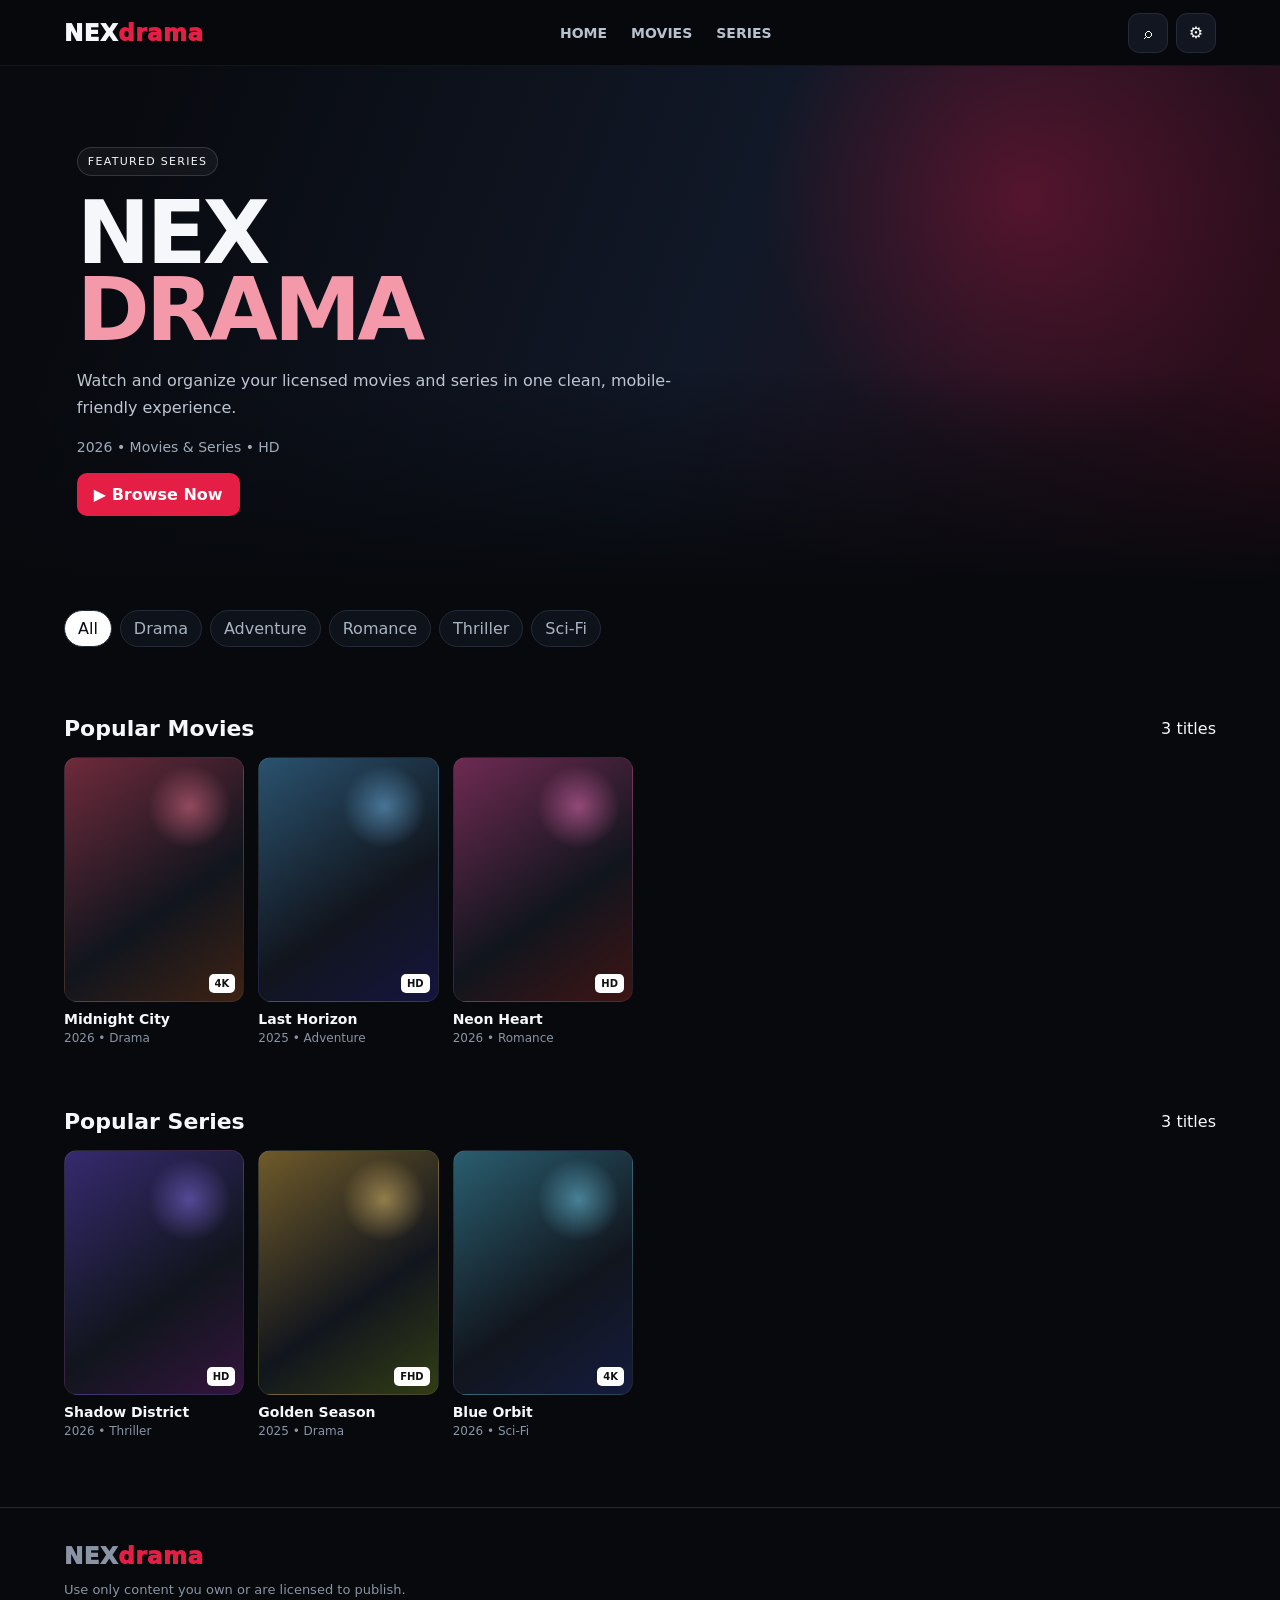
<file: index.html>
<!doctype html><html lang="km"><head><meta charset="utf-8"><meta name="viewport" content="width=device-width,initial-scale=1"><meta name="theme-color" content="#07090d"><title>NEXdrama — Movies & Series</title><style>
:root{--bg:#07090d;--panel:#10141c;--line:#242b38;--txt:#f6f7fb;--muted:#9aa4b5;--red:#e51e45}*{box-sizing:border-box}html{scroll-behavior:smooth}body{margin:0;background:var(--bg);color:var(--txt);font-family:Inter,system-ui,Arial,sans-serif}button,input,select,textarea{font:inherit}button{cursor:pointer}.top{height:66px;position:sticky;top:0;z-index:30;background:#07090def;backdrop-filter:blur(12px);border-bottom:1px solid #ffffff0d;display:flex;align-items:center;justify-content:space-between;padding:0 5vw}.logo{font-size:23px;font-weight:950;letter-spacing:.5px}.logo span{color:var(--red)}nav{display:flex;gap:24px;align-items:center}nav a{color:#b9c1ce;text-decoration:none;font-size:14px;font-weight:700}nav a:hover{color:#fff}.tools{display:flex;gap:8px}.icon{width:40px;height:40px;border:1px solid var(--line);border-radius:11px;background:#111620;color:#fff}.hero{min-height:520px;position:relative;padding:70px 6vw;display:flex;align-items:end;overflow:hidden}.hero:before{content:"";position:absolute;inset:0;background:radial-gradient(circle at 80% 25%,#a5173d66,transparent 24%),linear-gradient(110deg,#080a0f 10%,#111827 55%,#310b18)}.hero:after{content:"";position:absolute;inset:0;background:linear-gradient(0deg,var(--bg),transparent 42%)}.hero>div{position:relative;z-index:2;max-width:680px}.tag{display:inline-block;padding:7px 10px;border:1px solid #ffffff24;border-radius:999px;font-size:11px;letter-spacing:1.3px;background:#ffffff0b}.hero h1{font-size:clamp(48px,8vw,88px);line-height:.88;letter-spacing:-4px;margin:18px 0}.hero h1 span{color:#f399aa}.hero p{color:#bdc5d1;line-height:1.7;max-width:620px}.meta{color:#9faaba;font-size:14px;margin:18px 0}.btn{border:0;border-radius:10px;padding:12px 17px;font-weight:800}.primary{background:var(--red);color:#fff}.secondary{background:#ffffff12;border:1px solid #ffffff18;color:#fff}.wrap{padding:24px 5vw}.head{display:flex;align-items:center;justify-content:space-between;margin:16px 0}.head h2{margin:0;font-size:22px}.filters{display:flex;gap:8px;overflow:auto;padding-bottom:5px}.chip{border:1px solid var(--line);background:#0e131b;color:#aab3c2;padding:8px 13px;border-radius:999px;white-space:nowrap}.chip.on{background:#fff;color:#090b10}.grid{display:grid;grid-template-columns:repeat(6,minmax(0,1fr));gap:14px}.card{min-width:0;cursor:pointer}.poster{height:245px;border-radius:13px;border:1px solid #ffffff10;position:relative;overflow:hidden;transition:.22s}.card:hover .poster{transform:translateY(-4px);box-shadow:0 15px 35px #0009}.poster:after{content:"▶";position:absolute;left:50%;top:50%;transform:translate(-50%,-45%);width:48px;height:48px;border-radius:50%;display:grid;place-items:center;background:#e51e45dd;opacity:0;transition:.2s}.card:hover .poster:after{opacity:1;transform:translate(-50%,-50%)}.q{position:absolute;right:8px;bottom:8px;background:#fff;color:#111;font-size:10px;font-weight:900;padding:4px 6px;border-radius:5px}.card h3{font-size:14px;margin:9px 0 4px;white-space:nowrap;overflow:hidden;text-overflow:ellipsis}.card p{color:#8994a5;font-size:12px;margin:0}.search{position:fixed;top:80px;left:50%;transform:translateX(-50%);z-index:50;width:min(680px,90vw);display:none;background:#111620;border:1px solid var(--line);padding:10px;border-radius:14px;box-shadow:0 20px 60px #000a}.search.show{display:flex}.search input{flex:1;background:#090c11;border:1px solid #293142;color:#fff;border-radius:10px;padding:13px;outline:0}.search button{border:0;background:transparent;color:#fff;width:44px}.modal{position:fixed;inset:0;z-index:70;background:#000d;display:none;place-items:center;padding:18px;backdrop-filter:blur(6px)}.modal.show{display:grid}.box{width:min(900px,96vw);max-height:90vh;overflow:auto;background:#10151d;border:1px solid #2a3342;border-radius:17px;position:relative}.close{position:absolute;right:12px;top:12px;z-index:3;width:36px;height:36px;border:0;border-radius:50%;background:#000a;color:#fff}.detail{display:grid;grid-template-columns:300px 1fr}.bigposter{min-height:460px}.body{padding:32px}.body h2{font-size:34px;margin:12px 0}.body p{color:#aab4c2;line-height:1.65}.player{padding:14px}.stage{aspect-ratio:16/9;background:#020305;border-radius:12px;overflow:hidden;display:grid;place-items:center;color:#8b96a6}.stage video,.stage iframe{width:100%;height:100%;border:0}.episodes{display:flex;gap:8px;flex-wrap:wrap;margin-top:14px}.episodes button{border:1px solid #2a3342;background:#151b25;color:#fff;border-radius:8px;padding:8px 12px}.admin{padding:28px}.admin h2{margin-top:0}.form{display:grid;grid-template-columns:repeat(2,1fr);gap:12px}.form .full{grid-column:1/-1}.form input,.form select,.form textarea{width:100%;background:#0a0e14;border:1px solid #2a3342;color:#fff;border-radius:9px;padding:11px}.form textarea{min-height:90px;resize:vertical}.adminlist{margin-top:20px;display:grid;gap:8px}.row{border:1px solid var(--line);background:#0c1118;padding:10px 12px;border-radius:10px;display:flex;justify-content:space-between;gap:10px;align-items:center}.row small{color:#8994a5}.danger{background:#35131a;color:#ff94a4;border:1px solid #6a2632;border-radius:8px;padding:7px 10px}.notice{padding:10px 12px;border-radius:9px;background:#3a2c0d;border:1px solid #725516;color:#f5d981;font-size:13px;margin-bottom:15px}.empty{color:#8f9aaa;padding:45px 0;text-align:center}footer{margin-top:45px;border-top:1px solid var(--line);padding:35px 5vw;color:#8994a5;font-size:13px}@media(max-width:1100px){.grid{grid-template-columns:repeat(4,1fr)}}@media(max-width:760px){nav{display:none}.grid{grid-template-columns:repeat(2,1fr)}.poster{height:250px}.hero{min-height:470px}.hero h1{letter-spacing:-2px}.detail{grid-template-columns:1fr}.bigposter{height:330px;min-height:0}.form{grid-template-columns:1fr}.form .full{grid-column:auto}}@media(max-width:390px){.poster{height:220px}}
</style></head><body><header class="top"><div class="logo">NEX<span>drama</span></div><nav><a href="#home">HOME</a><a href="#movies">MOVIES</a><a href="#series">SERIES</a></nav><div class="tools"><button class="icon" id="searchBtn">⌕</button><button class="icon" id="adminBtn">⚙</button></div></header><div class="search" id="search"><input id="searchInput" placeholder="Search movies or series..."><button id="searchClose">✕</button></div><section class="hero" id="home"><div><span class="tag">FEATURED SERIES</span><h1>NEX<br><span>DRAMA</span></h1><p>Watch and organize your licensed movies and series in one clean, mobile-friendly experience.</p><div class="meta">2026 • Movies & Series • HD</div><button class="btn primary" onclick="document.querySelector('#movies').scrollIntoView()">▶ Browse Now</button></div></section><section class="wrap"><div class="filters" id="filters"></div></section><section class="wrap" id="movies"><div class="head"><h2>Popular Movies</h2><span id="movieCount"></span></div><div class="grid" id="movieGrid"></div></section><section class="wrap" id="series"><div class="head"><h2>Popular Series</h2><span id="seriesCount"></span></div><div class="grid" id="seriesGrid"></div></section><footer><div class="logo">NEX<span>drama</span></div><p>Use only content you own or are licensed to publish.</p></footer><div class="modal" id="detailModal"><div class="box detail"><button class="close" data-close="detailModal">✕</button><div class="bigposter" id="detailPoster"></div><div class="body"><span class="tag" id="detailType"></span><h2 id="detailTitle"></h2><div class="meta" id="detailMeta"></div><p id="detailDesc"></p><button class="btn primary" id="watchBtn">▶ Watch</button><div class="episodes" id="episodeBtns"></div></div></div></div><div class="modal" id="playerModal"><div class="box player"><button class="close" data-close="playerModal">✕</button><div class="stage" id="stage"><div>Video URL has not been added yet.</div></div><div class="body"><span class="tag">NOW PLAYING</span><h2 id="playerTitle"></h2><div class="episodes" id="playerEpisodes"></div></div></div></div><div class="modal" id="adminModal"><div class="box admin"><button class="close" data-close="adminModal">✕</button><h2>NEXdrama Admin</h2><div class="notice">This live version stores edits only in this browser. Shared secure Admin + Database will be connected separately.</div><form class="form" id="form"><input id="title" placeholder="Title" required><select id="type"><option value="movie">Movie</option><option value="series">Series</option></select><input id="year" type="number" min="1900" max="2100" placeholder="Year" required><input id="genre" placeholder="Genre, e.g. Drama"><input id="quality" placeholder="Quality" value="HD"><input id="video" placeholder="Licensed MP4 / YouTube / Vimeo URL"><textarea class="full" id="desc" placeholder="Description"></textarea><button class="btn primary full" type="submit">＋ Add Title</button></form><div class="adminlist" id="adminList"></div><button class="btn secondary" id="resetBtn" style="margin-top:15px">Reset Demo Data</button></div></div><script>
const seed=[{id:'m1',title:'Midnight City',type:'movie',year:2026,genre:'Drama',quality:'4K',desc:'A fictional city drama used as a safe demo title.',h:345,video:''},{id:'m2',title:'Last Horizon',type:'movie',year:2025,genre:'Adventure',quality:'HD',desc:'A fictional adventure across a distant horizon.',h:205,video:''},{id:'m3',title:'Neon Heart',type:'movie',year:2026,genre:'Romance',quality:'HD',desc:'A fictional modern story for demonstration.',h:325,video:''},{id:'s1',title:'Shadow District',type:'series',year:2026,genre:'Thriller',quality:'HD',desc:'A fictional thriller series with demo episodes.',h:250,video:'',episodes:[{n:1,t:'Arrival',video:''},{n:2,t:'The Signal',video:''}]},{id:'s2',title:'Golden Season',type:'series',year:2025,genre:'Drama',quality:'FHD',desc:'A fictional seasonal drama.',h:42,video:'',episodes:[{n:1,t:'Beginning',video:''}]},{id:'s3',title:'Blue Orbit',type:'series',year:2026,genre:'Sci-Fi',quality:'4K',desc:'A fictional science-fiction series.',h:195,video:'',episodes:[{n:1,t:'Launch',video:''}]}];
const key='nexdrama_live_catalog_v1';let data=load(),q='',genre='All',active=null;const $=s=>document.querySelector(s),$$=s=>[...document.querySelectorAll(s)];function load(){try{return JSON.parse(localStorage.getItem(key))||structuredClone(seed)}catch{return structuredClone(seed)}}function save(){localStorage.setItem(key,JSON.stringify(data))}function esc(s){return String(s??'').replace(/[&<>"']/g,c=>({'&':'&amp;','<':'&lt;','>':'&gt;','"':'&quot;',"'":'&#39;'}[c]))}function poster(x){return `background:radial-gradient(circle at 70% 20%,hsla(${x.h||340},80%,70%,.5),transparent 18%),linear-gradient(145deg,hsl(${x.h||340} 45% 30%),#11151d 60%,hsl(${((x.h||340)+35)%360} 50% 16%))`}function card(x){return `<article class="card" data-id="${esc(x.id)}"><div class="poster" style="${poster(x)}"><span class="q">${esc(x.quality||'HD')}</span></div><h3>${esc(x.title)}</h3><p>${esc(x.year)} • ${esc(x.genre)}</p></article>`}function filtered(){return data.filter(x=>(genre==='All'||x.genre===genre)&&(`${x.title} ${x.genre} ${x.year}`.toLowerCase().includes(q.toLowerCase())))}function render(){let f=filtered(),m=f.filter(x=>x.type==='movie'),s=f.filter(x=>x.type==='series');$('#movieGrid').innerHTML=m.map(card).join('')||'<div class="empty">No movies found.</div>';$('#seriesGrid').innerHTML=s.map(card).join('')||'<div class="empty">No series found.</div>';$('#movieCount').textContent=`${m.length} titles`;$('#seriesCount').textContent=`${s.length} titles`;let gs=['All',...new Set(data.map(x=>x.genre).filter(Boolean))];$('#filters').innerHTML=gs.map(g=>`<button class="chip ${g===genre?'on':''}" data-g="${esc(g)}">${esc(g)}</button>`).join('');$$('.card').forEach(e=>e.onclick=()=>details(e.dataset.id));$$('[data-g]').forEach(e=>e.onclick=()=>{genre=e.dataset.g;render()});renderAdmin()}function details(id){let x=data.find(v=>v.id===id);if(!x)return;active=x;$('#detailPoster').style=x?poster(x):'';$('#detailType').textContent=x.type.toUpperCase();$('#detailTitle').textContent=x.title;$('#detailMeta').textContent=`${x.year} • ${x.genre} • ${x.quality||'HD'}`;$('#detailDesc').textContent=x.desc||'No description yet.';let eps=x.type==='series'?(x.episodes||[]):[{n:1,t:'Full Movie',video:x.video||''}];$('#episodeBtns').innerHTML=eps.map((e,i)=>`<button data-ep="${i}">${x.type==='series'?'EP '+e.n:'PLAY'} ${esc(e.t||'')}</button>`).join('');$$('#episodeBtns [data-ep]').forEach(b=>b.onclick=()=>play(x,eps[+b.dataset.ep]));$('#watchBtn').onclick=()=>play(x,eps[0]);open('detailModal')}function source(url){try{let u=new URL(url);if(!/^https?:$/.test(u.protocol))return null;if(/\.(mp4|webm|ogg)(\?.*)?$/i.test(u.href))return{kind:'video',url:u.href};if(u.hostname.includes('youtube.com')){let id=u.searchParams.get('v');if(id)return{kind:'frame',url:`https://www.youtube.com/embed/${id}`}}if(u.hostname==='youtu.be'){let id=u.pathname.slice(1).split('/')[0];if(id)return{kind:'frame',url:`https://www.youtube.com/embed/${id}`}}if(u.hostname.includes('vimeo.com')){let id=u.pathname.split('/').filter(Boolean).pop();if(/^\d+$/.test(id||''))return{kind:'frame',url:`https://player.vimeo.com/video/${id}`}}return null}catch{return null}}function play(x,e){close('detailModal');$('#playerTitle').textContent=x.title+(x.type==='series'?` — EP ${e?.n||1}`:'');let s=source(e?.video||x.video||'');$('#stage').innerHTML=!s?'<div>Video URL has not been added yet.</div>':s.kind==='video'?`<video controls autoplay src="${esc(s.url)}"></video>`:`<iframe allow="autoplay; fullscreen; picture-in-picture" allowfullscreen src="${esc(s.url)}"></iframe>`;let eps=x.type==='series'?(x.episodes||[]):[];$('#playerEpisodes').innerHTML=eps.map((v,i)=>`<button data-p="${i}">EP ${v.n}</button>`).join('');$$('#playerEpisodes [data-p]').forEach(b=>b.onclick=()=>play(x,eps[+b.dataset.p]));open('playerModal')}function open(id){$('#'+id).classList.add('show');document.body.style.overflow='hidden'}function close(id){$('#'+id).classList.remove('show');if(!$('.modal.show'))document.body.style.overflow=''}function renderAdmin(){if(!$('#adminList'))return;$('#adminList').innerHTML=data.map(x=>`<div class="row"><div><b>${esc(x.title)}</b><br><small>${esc(x.type)} • ${esc(x.year)} • ${esc(x.genre)}</small></div><button class="danger" data-del="${esc(x.id)}">Delete</button></div>`).join('');$$('[data-del]').forEach(b=>b.onclick=()=>{data=data.filter(x=>x.id!==b.dataset.del);save();render()})}$('#form').onsubmit=e=>{e.preventDefault();data.unshift({id:'x'+Date.now(),title:$('#title').value.trim(),type:$('#type').value,year:+$('#year').value,genre:$('#genre').value.trim()||'Drama',quality:$('#quality').value.trim()||'HD',video:$('#video').value.trim(),desc:$('#desc').value.trim(),h:Math.floor(Math.random()*360),episodes:[]});save();e.target.reset();$('#quality').value='HD';render()};$('#resetBtn').onclick=()=>{localStorage.removeItem(key);data=structuredClone(seed);render()};$('#searchBtn').onclick=()=>{$('#search').classList.add('show');$('#searchInput').focus()};$('#searchClose').onclick=()=>{$('#search').classList.remove('show');q='';$('#searchInput').value='';render()};$('#searchInput').oninput=e=>{q=e.target.value;render()};$('#adminBtn').onclick=()=>open('adminModal');$$('[data-close]').forEach(b=>b.onclick=()=>close(b.dataset.close));$$('.modal').forEach(m=>m.onclick=e=>{if(e.target===m)close(m.id)});if(new URLSearchParams(location.search).get('admin')==='1')open('adminModal');render();
</script></body></html>
</file>
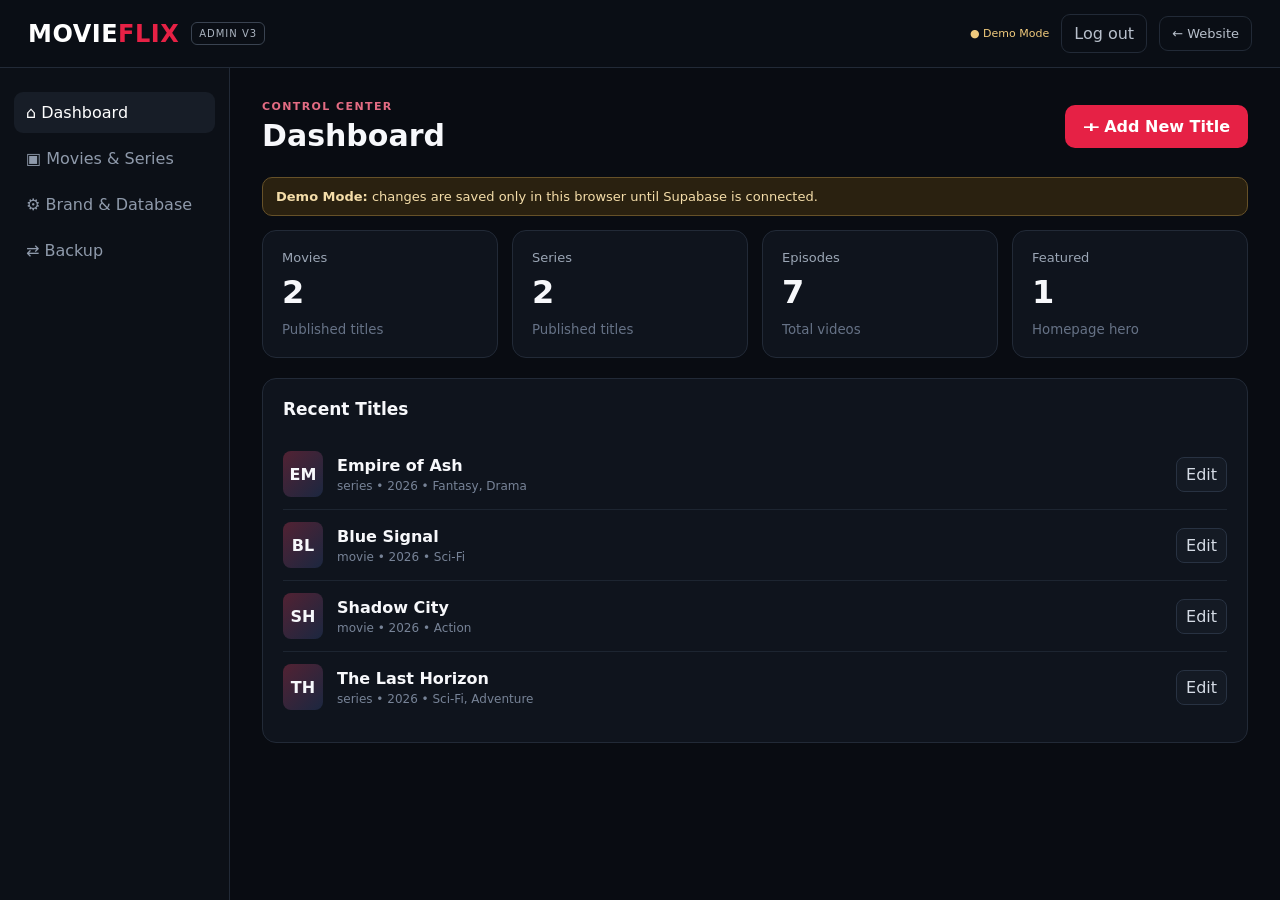
<file: admin.html>
<!doctype html>
<html lang="km">
<head>
  <meta charset="utf-8" />
  <meta name="viewport" content="width=device-width,initial-scale=1" />
  <meta name="theme-color" content="#090b10" />
  <title>MovieFlix Admin</title>
  <link rel="stylesheet" href="styles.css" />
</head>
<body class="admin-body">
  <section class="auth-screen" id="authScreen">
    <div class="auth-card">
      <div class="brand auth-brand" id="authBrand">MOVIE<span>FLIX</span></div>
      <span class="admin-badge">ADMIN V3</span>
      <h1 id="authHeading">Admin Login</h1>
      <p id="authIntro">Sign in with your authorized admin account.</p>
      <div class="mode-banner" id="authModeBanner"></div>
      <form class="auth-form" id="loginForm">
        <label>Email<input id="loginEmail" type="email" autocomplete="email" required placeholder="admin@example.com" /></label>
        <label>Password<input id="loginPassword" type="password" autocomplete="current-password" minlength="6" required placeholder="••••••••" /></label>
        <button class="primary" id="loginBtn" type="submit">Sign In</button>
      </form>
      <button class="text-btn" id="showSignupBtn" type="button">Create first account</button>
      <form class="auth-form hidden" id="signupForm">
        <label>Email<input id="signupEmail" type="email" autocomplete="email" required placeholder="admin@example.com" /></label>
        <label>Password<input id="signupPassword" type="password" autocomplete="new-password" minlength="8" required placeholder="At least 8 characters" /></label>
        <button class="primary" id="signupBtn" type="submit">Create Account</button>
        <button class="text-btn" id="backLoginBtn" type="button">Back to login</button>
      </form>
      <p class="auth-help">After creating the first account, add its email to <code>admins</code> using the included <b>setup.sql</b> instructions.</p>
      <a class="ghost-link full-link" href="index.html">← Back to website</a>
    </div>
  </section>

  <div id="dashboard" class="hidden">
    <header class="admin-topbar">
      <div><a class="brand" href="index.html" id="adminBrand">MOVIE<span>FLIX</span></a><span class="admin-badge">ADMIN V3</span></div>
      <div><span class="db-status" id="dbStatus"></span><button class="ghost-button" id="logoutBtn">Log out</button><a class="ghost-link" href="index.html">← Website</a></div>
    </header>

    <div class="admin-shell">
      <aside class="admin-sidebar">
        <button class="side-link active" data-tab="dashboardTab">⌂ Dashboard</button>
        <button class="side-link" data-tab="contentTab">▣ Movies & Series</button>
        <button class="side-link" data-tab="settingsTab">⚙ Brand & Database</button>
        <button class="side-link" data-tab="backupTab">⇄ Backup</button>
      </aside>

      <main class="admin-main">
        <section class="admin-tab" id="dashboardTab">
          <div class="admin-title"><div><p>CONTROL CENTER</p><h1>Dashboard</h1></div><button class="primary" id="newContentBtn">＋ Add New Title</button></div>
          <div class="mode-banner" id="dashboardModeBanner"></div>
          <div class="stat-grid">
            <div class="stat-card"><span>Movies</span><strong id="statMovies">0</strong><small>Published titles</small></div>
            <div class="stat-card"><span>Series</span><strong id="statSeries">0</strong><small>Published titles</small></div>
            <div class="stat-card"><span>Episodes</span><strong id="statEpisodes">0</strong><small>Total videos</small></div>
            <div class="stat-card"><span>Featured</span><strong id="statFeatured">0</strong><small>Homepage hero</small></div>
          </div>
          <div class="admin-panel"><div class="panel-head"><h2>Recent Titles</h2></div><div id="recentList"></div></div>
        </section>

        <section class="admin-tab hidden" id="contentTab">
          <div class="admin-title"><div><p>LIBRARY</p><h1>Movies & Series</h1></div><button class="primary" id="newContentBtn2">＋ Add New Title</button></div>
          <div class="toolbar"><input id="adminSearch" type="search" placeholder="Search titles..." /><select id="adminTypeFilter"><option value="all">All types</option><option value="movie">Movies</option><option value="series">Series</option></select></div>
          <div class="admin-panel no-pad table-wrap"><table class="content-table"><thead><tr><th>Title</th><th>Type</th><th>Year</th><th>Episodes</th><th>Featured</th><th>Actions</th></tr></thead><tbody id="contentTable"></tbody></table></div>
        </section>

        <section class="admin-tab hidden" id="settingsTab">
          <div class="admin-title"><div><p>SETTINGS</p><h1>Brand & Database</h1></div></div>
          <div class="settings-stack">
            <div class="admin-panel">
              <h2>Website Brand</h2>
              <form class="admin-form" id="brandForm">
                <label>Website Name<input id="brandName" required placeholder="MOVIEFLIX" /></label>
                <label>Accent Word<input id="brandAccent" placeholder="FLIX" /><small>This part is highlighted in the logo.</small></label>
                <label>Tagline<input id="brandTagline" placeholder="Movies & Series" /></label>
                <div class="form-actions"><button class="primary" type="submit">Save Brand</button></div>
              </form>
            </div>
            <div class="admin-panel">
              <h2>Database Connection</h2>
              <div class="connection-card" id="connectionInfo"></div>
              <p>Connection values are stored in <code>config.js</code>. Use a Supabase <b>publishable key</b> only. Never place a secret/service-role key in browser files.</p>
            </div>
          </div>
        </section>

        <section class="admin-tab hidden" id="backupTab">
          <div class="admin-title"><div><p>DATA</p><h1>Backup</h1></div></div>
          <div class="backup-grid">
            <div class="admin-panel"><h2>Export JSON</h2><p>Download the current catalog and brand settings.</p><button class="secondary" id="exportBtn">Export Backup</button></div>
            <div class="admin-panel" id="demoResetPanel"><h2>Demo Reset</h2><p>Only available in Demo Mode. Restores included fictional sample titles.</p><button class="secondary" id="resetBtn">Reset Demo Data</button></div>
          </div>
        </section>
      </main>
    </div>
  </div>

  <div class="modal" id="contentModal" aria-hidden="true">
    <div class="editor-card">
      <button class="modal-close" data-close="contentModal">✕</button>
      <div class="editor-title"><span class="mini-label">CONTENT EDITOR</span><h2 id="editorHeading">Add New Title</h2></div>
      <form id="contentForm" class="form-grid">
        <input id="contentId" type="hidden" />
        <label class="wide">Title<input id="titleInput" required /></label>
        <label>Type<select id="typeInput"><option value="movie">Movie</option><option value="series">Series</option></select></label>
        <label>Year<input id="yearInput" type="number" min="1900" max="2100" value="2026" required /></label>
        <label>Genre<input id="genreInput" placeholder="Action, Drama" /></label>
        <label>Quality<select id="qualityInput"><option>HD</option><option>4K</option><option>FHD</option><option>SD</option></select></label>
        <label class="wide">Poster URL<input id="posterInput" type="url" placeholder="https://..." /><small>Use an image you have permission to display.</small></label>
        <label class="wide">Description<textarea id="descriptionInput" rows="4"></textarea></label>
        <label class="check-row wide"><input id="featuredInput" type="checkbox" /><span>Feature this title on homepage</span></label>
        <div class="form-actions wide"><button class="secondary" data-close="contentModal" type="button">Cancel</button><button class="primary" id="saveContentBtn" type="submit">Save Title</button></div>
      </form>
    </div>
  </div>

  <div class="modal" id="episodeModal" aria-hidden="true">
    <div class="episode-editor-card">
      <button class="modal-close" data-close="episodeModal">✕</button>
      <div class="editor-title"><span class="mini-label">VIDEO MANAGER</span><h2 id="episodeHeading">Episodes</h2></div>
      <input id="episodeItemId" type="hidden" />
      <form class="episode-form" id="episodeForm">
        <input id="episodeId" type="hidden" />
        <label>Episode #<input id="episodeNumber" type="number" min="1" value="1" required /></label>
        <label>Title<input id="episodeTitle" placeholder="Episode title" /></label>
        <label>Duration<input id="episodeDuration" placeholder="45 min" /></label>
        <label class="wide">Video URL<input id="episodeVideo" type="url" placeholder="https://...mp4 or YouTube/Vimeo URL" /><small>Only add video you own or are authorized to distribute.</small></label>
        <div class="form-actions wide"><button class="secondary" id="clearEpisodeBtn" type="button">Clear</button><button class="primary" id="saveEpisodeBtn" type="submit">Save Video</button></div>
      </form>
      <div class="episode-admin-list" id="episodeAdminList"></div>
    </div>
  </div>

  <div class="toast" id="toast"></div>
  <script src="config.js"></script>
  <script src="data.js"></script>
  <script src="db.js"></script>
  <script src="admin.js"></script>
</body>
</html>
</file>
<file: styles.css>
:root{--bg:#080a0f;--panel:#11151d;--panel2:#181e29;--text:#f7f8fb;--muted:#9ea8b7;--accent:#e62145;--accent2:#ff4c6d;--line:#222a37;--success:#2fb77d;--danger:#ef5264}
*{box-sizing:border-box}html{scroll-behavior:smooth}body{margin:0;font-family:Inter,system-ui,-apple-system,Segoe UI,Roboto,Arial,sans-serif;background:var(--bg);color:var(--text)}button,input,select,textarea{font:inherit}button{cursor:pointer}.hidden{display:none!important}.muted{color:var(--muted)}
.topbar{height:68px;display:flex;align-items:center;justify-content:space-between;padding:0 5vw;position:sticky;top:0;z-index:20;background:rgba(8,10,15,.92);backdrop-filter:blur(12px);border-bottom:1px solid rgba(255,255,255,.05)}.brand{font-size:24px;font-weight:900;letter-spacing:.5px;color:#fff;text-decoration:none}.brand span{color:var(--accent)}.nav{display:flex;gap:26px;align-items:center}.nav a{color:#c8cfda;text-decoration:none;font-weight:650;font-size:14px}.nav a:hover,.nav a.active{color:#fff}.nav .admin-link{padding:8px 12px;border:1px solid var(--line);border-radius:9px}.actions{display:flex;gap:8px}.icon-btn,.menu-btn{width:38px;height:38px;border:1px solid var(--line);background:var(--panel);color:#fff;border-radius:10px}.menu-btn{display:none}
.search-panel{position:fixed;left:50%;top:80px;transform:translate(-50%,-20px);width:min(680px,90vw);padding:10px;background:#121720;border:1px solid var(--line);border-radius:14px;z-index:40;display:flex;opacity:0;pointer-events:none;transition:.25s;box-shadow:0 24px 70px #0008}.search-panel.show{opacity:1;pointer-events:auto;transform:translate(-50%,0)}.search-panel input{flex:1;background:#090c11;border:1px solid #283142;border-radius:10px;color:#fff;padding:13px 14px;outline:none}.search-panel button{width:44px;border:0;background:transparent;color:#fff}
.hero{min-height:590px;position:relative;display:flex;align-items:flex-end;padding:76px 6vw;overflow:hidden}.hero-backdrop{position:absolute;inset:0;background-size:cover;background-position:center 28%;transform:scale(1.02)}.hero-overlay{position:absolute;inset:0;background:linear-gradient(90deg,rgba(4,5,8,.99) 3%,rgba(4,5,8,.78) 38%,rgba(4,5,8,.22) 72%,rgba(4,5,8,.35)),linear-gradient(0deg,var(--bg),transparent 35%)}.hero-content{position:relative;z-index:2;max-width:650px}.badge{display:inline-block;padding:7px 10px;border:1px solid #394151;border-radius:999px;font-size:11px;letter-spacing:1.2px;color:#d5d9e1;background:rgba(255,255,255,.05)}.hero h1{font-size:clamp(42px,7vw,82px);line-height:.88;margin:18px 0;letter-spacing:-3px}.hero h1 span{color:#f1a7b4}.hero p{font-size:16px;line-height:1.65;color:#c0c8d3;max-width:600px}.hero-meta{display:flex;gap:10px;align-items:center;flex-wrap:wrap;color:#aeb7c4;font-size:14px;margin:18px 0 24px}.hero-buttons{display:flex;gap:12px}.primary,.secondary,.danger-btn{border:0;padding:12px 18px;border-radius:10px;font-weight:750}.primary{background:var(--accent);color:#fff}.primary:hover{background:var(--accent2)}.secondary{background:rgba(255,255,255,.09);color:#fff;border:1px solid rgba(255,255,255,.13)}.danger-btn{background:#3a151b;color:#ff9cab;border:1px solid #6f2633}
.content{padding:25px 5vw 8px}.filter-row-section{padding-top:8px}.filter-row{display:flex;gap:9px;overflow:auto;padding-bottom:4px;scrollbar-width:none}.filter-row::-webkit-scrollbar{display:none}.filter-chip{white-space:nowrap;border:1px solid var(--line);background:#0f131b;color:#aeb7c4;padding:8px 13px;border-radius:999px}.filter-chip.active{background:#fff;color:#090b10;border-color:#fff}.section-head{display:flex;align-items:center;justify-content:space-between;margin-bottom:15px}.section-head h2{font-size:22px;margin:0}.section-head button{background:none;border:0;color:#98a4b6}.grid{display:grid;grid-template-columns:repeat(6,minmax(0,1fr));gap:14px}.card{cursor:pointer;min-width:0;outline:none}.card:focus-visible .poster{box-shadow:0 0 0 3px #fff4}.poster{height:250px;border-radius:13px;overflow:hidden;position:relative;border:1px solid rgba(255,255,255,.07);background-size:cover;background-position:center;transition:.25s}.card:hover .poster{transform:translateY(-4px);box-shadow:0 14px 35px #0008}.poster .index{position:absolute;left:10px;top:10px;background:rgba(0,0,0,.7);border:1px solid rgba(255,255,255,.15);padding:5px 7px;border-radius:7px;font-size:11px}.poster .quality{position:absolute;right:9px;bottom:9px;background:#fff;color:#111;font-weight:800;font-size:10px;padding:4px 6px;border-radius:5px}.card-play{position:absolute;left:50%;top:50%;transform:translate(-50%,-40%) scale(.8);width:48px;height:48px;display:grid;place-items:center;border-radius:50%;background:#e62145e8;opacity:0;transition:.2s;padding-left:3px}.card:hover .card-play{opacity:1;transform:translate(-50%,-50%) scale(1)}.card h3{font-size:14px;margin:9px 0 4px;white-space:nowrap;overflow:hidden;text-overflow:ellipsis}.card p{font-size:12px;margin:0;color:#8f99a8}.episode-list{display:grid;grid-template-columns:repeat(2,1fr);gap:12px}.episode{display:flex;gap:14px;padding:10px;border:1px solid var(--line);border-radius:12px;background:#0f131b;cursor:pointer}.episode:hover{border-color:#3c4658;background:#121822}.episode-thumb{width:120px;min-width:120px;height:72px;border-radius:9px;background-size:cover;background-position:center;display:grid;place-items:center;overflow:hidden}.episode-thumb span{background:#000a;padding:6px 8px;border-radius:6px;font-weight:900}.episode h4{margin:7px 0 6px}.episode p{margin:0;color:#949eae;font-size:13px}.empty-state{text-align:center;padding:70px 20px;color:#9aa5b5}.empty-state div{font-size:46px}.empty-state h3{color:#fff;margin-bottom:6px}footer{margin-top:44px;border-top:1px solid var(--line);padding:38px 5vw;color:#8f99a8}footer .brand{color:#fff;margin-bottom:8px}footer p{margin:0;font-size:13px}
.modal{position:fixed;inset:0;z-index:60;background:rgba(0,0,0,.82);display:grid;place-items:center;padding:20px;opacity:0;pointer-events:none;transition:.2s;backdrop-filter:blur(6px)}.modal.show{opacity:1;pointer-events:auto}.modal-close{position:absolute;right:12px;top:12px;z-index:4;border:0;background:#000b;color:#fff;border-radius:999px;width:36px;height:36px}.detail-card{width:min(930px,96vw);max-height:90vh;overflow:auto;background:#10151d;border:1px solid #2a3342;border-radius:17px;display:grid;grid-template-columns:300px 1fr;position:relative}.detail-poster{min-height:470px;background-size:cover;background-position:center}.detail-body{padding:34px}.detail-body h2{font-size:34px;margin:12px 0}.detail-meta{display:flex;gap:8px;flex-wrap:wrap}.detail-meta span{font-size:12px;padding:6px 8px;border-radius:7px;background:#181f2b;color:#c3cad5}.detail-body p{color:#aab4c2;line-height:1.65}.detail-actions{margin:20px 0}.episode-heading{font-size:16px;margin:28px 0 10px}.episode-picker{display:grid;gap:8px}.episode-picker button{display:grid;grid-template-columns:72px 1fr auto;align-items:center;text-align:left;gap:10px;border:1px solid #273142;background:#141a24;color:#fff;padding:11px;border-radius:10px}.episode-picker button span{color:#d0d6df}.episode-picker button small{color:#8f99a8}.player-card{width:min(1000px,97vw);background:#10151d;border:1px solid #2a3342;border-radius:17px;padding:14px;position:relative}.video-stage{aspect-ratio:16/9;background:#020305;border-radius:12px;overflow:hidden;display:grid;place-items:center}.video-placeholder{width:100%;height:100%;display:grid;place-items:center;align-content:center;gap:10px;color:#8995a6;background:radial-gradient(circle at 50% 45%,#25344c,#07090d 60%)}.video-placeholder p{margin:0}.play-circle{width:68px;height:68px;border-radius:50%;display:grid;place-items:center;background:var(--accent);font-size:24px;padding-left:4px;color:#fff}.video-stage video,.video-stage iframe{display:none;width:100%;height:100%;border:0;background:#000}.video-stage .show{display:block}.player-info{padding:15px 4px 8px}.player-info h3{margin:5px 0}.mini-label{font-size:11px;color:#f08ba0;letter-spacing:.8px}.episode-buttons{display:flex;gap:8px;overflow:auto;padding:4px}.episode-buttons button{white-space:nowrap;padding:8px 12px;border-radius:8px;border:1px solid #2a3342;background:#141a24;color:#fff}.episode-buttons .active{background:var(--accent);border-color:var(--accent)}.toast{position:fixed;left:50%;bottom:30px;transform:translate(-50%,20px);background:#fff;color:#111;padding:10px 15px;border-radius:10px;opacity:0;pointer-events:none;transition:.2s;z-index:90;box-shadow:0 8px 30px #0008}.toast.show{opacity:1;transform:translate(-50%,0)}
/* Admin */
.admin-body{background:#090c12}.admin-topbar{height:68px;border-bottom:1px solid var(--line);display:flex;align-items:center;justify-content:space-between;padding:0 28px;position:sticky;top:0;background:#0b0f16eF;backdrop-filter:blur(12px);z-index:30}.admin-topbar>div{display:flex;align-items:center;gap:12px}.admin-badge{font-size:10px;letter-spacing:1px;border:1px solid #3a4351;padding:5px 7px;border-radius:6px;color:#aab3c0}.ghost-link{color:#b8c0cc;text-decoration:none;font-size:13px;border:1px solid var(--line);padding:9px 12px;border-radius:9px}.admin-shell{display:grid;grid-template-columns:230px 1fr;min-height:calc(100vh - 68px)}.admin-sidebar{border-right:1px solid var(--line);padding:24px 14px;background:#0c1017}.side-link{width:100%;text-align:left;border:0;background:transparent;color:#8f9aab;padding:11px 12px;border-radius:9px;margin-bottom:5px}.side-link.active,.side-link:hover{background:#171d27;color:#fff}.admin-main{padding:32px;min-width:0}.admin-title{display:flex;align-items:center;justify-content:space-between;gap:18px;margin-bottom:24px}.admin-title p{margin:0 0 5px;color:#e36c83;font-size:11px;letter-spacing:1.4px;font-weight:800}.admin-title h1{margin:0;font-size:30px}.stat-grid{display:grid;grid-template-columns:repeat(4,1fr);gap:14px;margin-bottom:20px}.stat-card{border:1px solid var(--line);background:#0f141d;border-radius:14px;padding:19px}.stat-card span{display:block;color:#9ba6b5;font-size:13px}.stat-card strong{display:block;font-size:32px;margin:8px 0}.stat-card small{color:#667286}.admin-panel{background:#0f141d;border:1px solid var(--line);border-radius:14px;padding:20px}.admin-panel.no-pad{padding:0}.panel-head{display:flex;justify-content:space-between;align-items:center;margin-bottom:8px}.panel-head h2,.admin-panel h2{font-size:17px;margin:0 0 12px}.admin-panel p{color:#93a0b1;line-height:1.6}.admin-list-row{display:grid;grid-template-columns:42px 1fr auto;gap:12px;align-items:center;padding:12px 0;border-bottom:1px solid #1d2531}.admin-list-row:last-child{border-bottom:0}.admin-avatar{width:40px;height:46px;border-radius:8px;display:grid;place-items:center;background:linear-gradient(135deg,#522233,#1b2740);font-weight:800}.admin-list-row strong{display:block}.admin-list-row span{display:block;color:#778397;font-size:12px;margin-top:4px}.admin-list-row button,.row-actions button,.episode-admin-row button{border:1px solid #283242;background:#141a24;color:#d5dbe5;padding:7px 9px;border-radius:8px}.toolbar{display:flex;gap:10px;margin-bottom:14px}.toolbar input,.toolbar select,.admin-form input,.admin-form select,.admin-form textarea,.form-grid input,.form-grid select,.form-grid textarea,.episode-form input,.episode-form select,.episode-form textarea,.backup-grid input{background:#0b0f16;border:1px solid #2a3342;color:#fff;border-radius:9px;padding:11px 12px;outline:none}.toolbar input{flex:1}.toolbar select{min-width:150px}.table-wrap{overflow:auto}.content-table{width:100%;border-collapse:collapse;min-width:760px}.content-table th,.content-table td{text-align:left;padding:13px 15px;border-bottom:1px solid #1d2531;font-size:13px}.content-table th{color:#7f8a9b;font-size:11px;text-transform:uppercase;letter-spacing:.5px}.content-table tr:last-child td{border-bottom:0}.title-cell{display:flex;align-items:center;gap:10px}.title-cell strong,.title-cell span{display:block}.title-cell span{font-size:11px;color:#748094;margin-top:3px}.tiny-poster{width:34px;height:42px;border-radius:6px;display:grid;place-items:center;background:linear-gradient(145deg,#66263a,#1e3153);font-weight:900}.type-pill{padding:5px 7px;border-radius:999px;background:#1b2330;color:#c7cfda;text-transform:capitalize}.row-actions{display:flex;gap:6px}.row-actions .delete,.episode-admin-row .delete{color:#ff8594;border-color:#5d2b34;background:#251216}.empty-cell{text-align:center!important;color:#7e8999;padding:30px!important}.admin-form{max-width:720px;display:grid;gap:16px}.admin-form label,.form-grid label,.episode-form label{display:grid;gap:7px;color:#c8cfda;font-size:13px}.admin-form small,.form-grid small,.episode-form small{color:#748094}.form-actions{display:flex;justify-content:flex-end;gap:9px;margin-top:4px}.backup-grid{display:grid;grid-template-columns:repeat(2,1fr);gap:14px}.backup-grid .danger-panel{grid-column:1/-1}.backup-grid input{display:block;width:100%;margin:14px 0}.editor-card,.episode-editor-card{width:min(780px,96vw);max-height:90vh;overflow:auto;background:#10151d;border:1px solid #2a3342;border-radius:17px;padding:24px;position:relative}.editor-title{border-bottom:1px solid #232c39;padding-bottom:14px;margin-bottom:18px}.editor-title h2{margin:4px 0 0}.form-grid{display:grid;grid-template-columns:repeat(2,1fr);gap:14px}.form-grid .wide,.episode-form .wide{grid-column:1/-1}.check-row{display:flex!important;grid-template-columns:auto 1fr!important;align-items:center}.check-row input{width:18px;height:18px}.episode-form{display:grid;grid-template-columns:120px 1fr 150px;gap:12px;border-bottom:1px solid #232c39;padding-bottom:18px}.episode-admin-list{margin-top:12px}.episode-admin-row{display:flex;justify-content:space-between;gap:12px;align-items:center;padding:12px 0;border-bottom:1px solid #202834}.episode-admin-row b,.episode-admin-row span{display:block}.episode-admin-row span{font-size:12px;color:#748094;margin-top:4px}.episode-admin-row>div:last-child{display:flex;gap:6px}
@media(max-width:1100px){.grid{grid-template-columns:repeat(4,1fr)}.poster{height:270px}.stat-grid{grid-template-columns:repeat(2,1fr)}}
@media(max-width:820px){.admin-shell{grid-template-columns:1fr}.admin-sidebar{display:flex;overflow:auto;border-right:0;border-bottom:1px solid var(--line);padding:10px;position:sticky;top:68px;z-index:20}.side-link{width:auto;white-space:nowrap;margin:0 5px 0 0}.admin-main{padding:22px 16px}.backup-grid{grid-template-columns:1fr}.backup-grid .danger-panel{grid-column:auto}.detail-card{grid-template-columns:1fr}.detail-poster{min-height:280px}.detail-body{padding:24px}}
@media(max-width:760px){.topbar{padding:0 4vw}.nav{position:absolute;top:68px;left:0;right:0;background:#0c1017;border-bottom:1px solid var(--line);display:none;flex-direction:column;align-items:stretch;padding:18px 5vw;gap:16px}.nav.open{display:flex}.menu-btn{display:block}.hero{min-height:550px;padding:60px 5vw}.hero h1{letter-spacing:-2px}.grid{grid-template-columns:repeat(2,1fr);gap:12px}.poster{height:260px}.episode-list{grid-template-columns:1fr}.episode-thumb{width:100px;min-width:100px}.hero-buttons{flex-wrap:wrap}.form-grid,.episode-form{grid-template-columns:1fr}.form-grid .wide,.episode-form .wide{grid-column:auto}.stat-grid{grid-template-columns:repeat(2,1fr)}.admin-title{align-items:flex-start;flex-direction:column}.admin-title .primary{width:100%}.toolbar{flex-direction:column}.toolbar select{width:100%}.episode-admin-row{align-items:flex-start;flex-direction:column}.admin-topbar{padding:0 14px}.ghost-link{font-size:0}.ghost-link:after{content:'← Website';font-size:12px}}
@media(max-width:410px){.poster{height:220px}.hero{min-height:520px}.hero p{font-size:14px}.hero-meta{font-size:12px}.brand{font-size:20px}.stat-grid{grid-template-columns:1fr}.detail-body h2{font-size:28px}.episode-picker button{grid-template-columns:58px 1fr}.episode-picker button small{display:none}}

/* V3 auth / database status */
.auth-screen{min-height:100vh;display:grid;place-items:center;padding:24px;background:radial-gradient(circle at 50% 0,#202a3a 0,#0a0d13 42%,#06080c 100%)}
.auth-card{width:min(430px,95vw);background:#0f141d;border:1px solid #293344;border-radius:20px;padding:30px;box-shadow:0 30px 80px #0008}
.auth-brand{margin-bottom:12px}.auth-card h1{font-size:30px;margin:18px 0 6px}.auth-card>p{color:#8f9bad;line-height:1.55}.auth-form{display:grid;gap:14px;margin-top:18px}.auth-form label{display:grid;gap:7px;color:#cbd2dc;font-size:13px}.auth-form input{background:#090d13;border:1px solid #2b3544;border-radius:10px;color:#fff;padding:12px 13px;outline:none}.auth-form input:focus{border-color:#d94c69;box-shadow:0 0 0 3px #d94c6922}.auth-form .primary{width:100%;justify-content:center}.text-btn{border:0;background:transparent;color:#ee7e96;padding:12px 4px;cursor:pointer}.auth-help{font-size:12px!important;color:#718095!important}.full-link{display:block;text-align:center;margin-top:12px}.mode-banner{border:1px solid #334052;border-radius:10px;padding:11px 13px;margin:14px 0;color:#bfc8d5;font-size:13px}.mode-banner.live{border-color:#285943;background:#10251d;color:#b8f0d0}.mode-banner.demo{border-color:#665128;background:#2a2110;color:#f4dda9}.db-status{font-size:11px;color:#f0ca7d;white-space:nowrap}.db-status.connected{color:#72dca8}.ghost-button{color:#b8c0cc;border:1px solid var(--line);padding:9px 12px;border-radius:9px;background:transparent;cursor:pointer}.connection-card{display:grid;gap:5px;border:1px solid #293344;border-radius:12px;padding:15px;background:#0b1017;margin-bottom:10px}.connection-card strong{color:#fff}.connection-card span{color:#8491a3;font-size:13px;line-height:1.5}.settings-stack{display:grid;grid-template-columns:minmax(0,1fr) minmax(320px,.75fr);gap:16px}.hero-empty .hero-content{opacity:.45}.auth-card code,.admin-panel code{background:#080b10;border:1px solid #283141;border-radius:5px;padding:2px 5px;color:#d9e0ea}
@media(max-width:900px){.settings-stack{grid-template-columns:1fr}.admin-topbar .db-status{display:none}}
@media(max-width:620px){.auth-card{padding:22px}.auth-card h1{font-size:26px}.admin-topbar>div:last-child{gap:6px}.ghost-button{padding:8px}.admin-topbar .admin-badge{display:none}}
</file>
